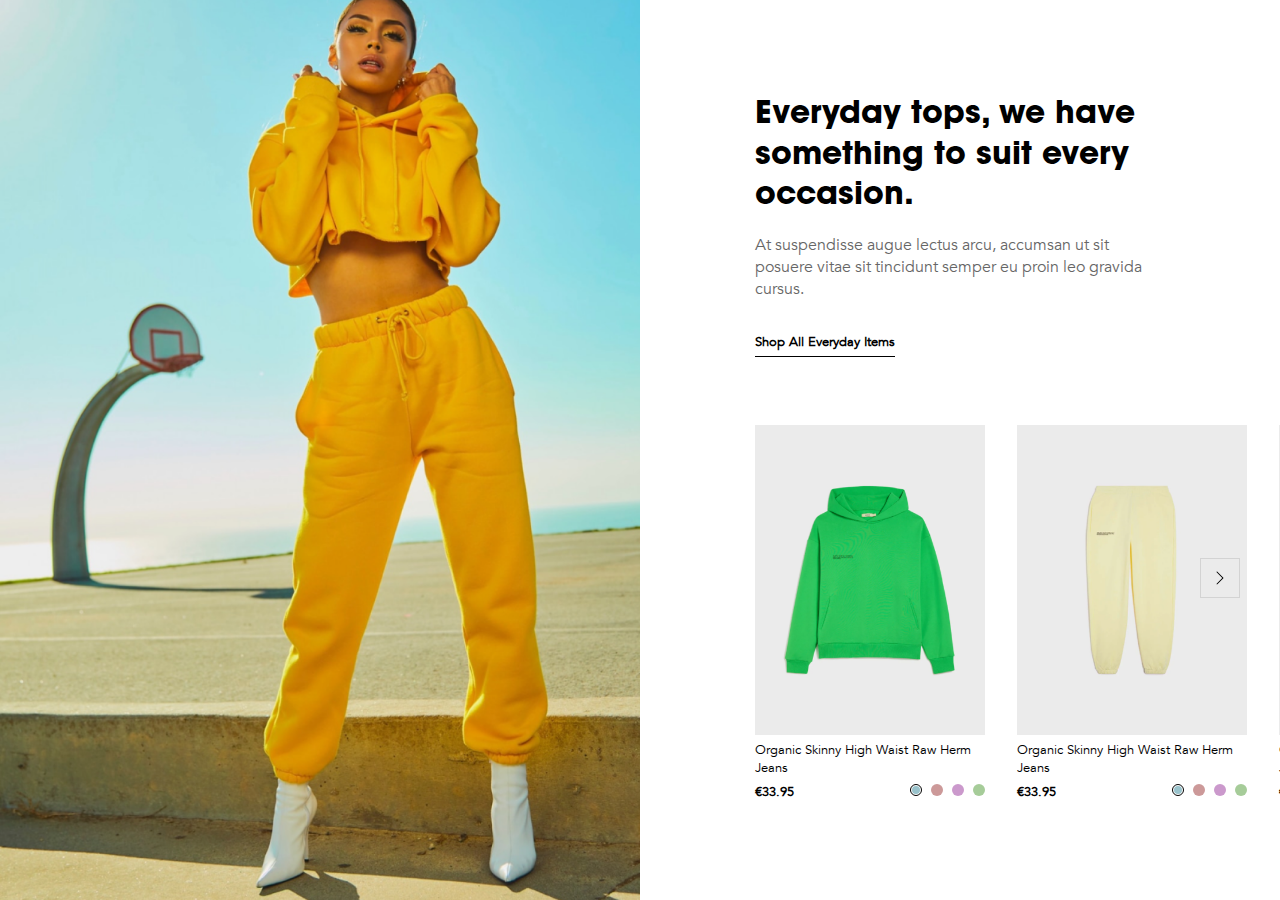
<file: index.html>
<!DOCTYPE html>
<html lang="en">

<head>
	<meta charset="UTF-8" />
	<meta http-equiv="X-UA-Compatible" content="IE=edge" />
	<meta name="viewport" content="width=device-width, initial-scale=1.0" />
	<link rel="icon" href="./assets/icons/favicon.ico">
	<link rel="stylesheet" href="./styles.css" />
	<title>Digifist Test Case</title>
</head>

<body>
	<main>
		<section class="banner-section">
			<div class="bg-dark"></div>
		</section>
		<section class="content-section">
			<div class="section-header">
				<h1>
					Everyday tops, we have something to suit every occasion.
				</h1>
				<p class="header-detail">
					At suspendisse augue lectus arcu, accumsan ut sit
					posuere vitae sit tincidunt semper eu proin leo gravida
					cursus.
				</p>
				<a>Shop All Everyday Items</a>
			</div>
			<div class="product-carousel-container">
				<ul id="product-carousel" class="product-carousel">
					<li class="product" data-id="product-1">
						<img src="./assets/images/product-1.png" alt="Organic Skinny High" class="product__picture" />
						<p class="product__title">
							Organic Skinny High Waist Raw Herm Jeans
						</p>
						<div class="product__footer">
							<p class="price">€33.95</p>
							<div class="product__color-picker">
								<span id="product__color-option"
									class="product__color-option product__color-option-blue product__selected">
								</span>
								<span id="product__color-option"
									class="product__color-option product__color-option-orange">
								</span>
								<span id="product__color-option"
									class="product__color-option product__color-option-pink">
								</span>
								<span id="product__color-option"
									class="product__color-option product__color-option-green">
								</span>
							</div>
						</div>
					</li>
					<li class="product" data-id="product-2">
						<img src="./assets/images/product-2.png" alt="Organic Skinny High" class="product__picture" />
						<p class="product__title">
							Organic Skinny High Waist Raw Herm Jeans
						</p>
						<div class="product__footer">
							<p class="price">€33.95</p>
							<div class="product__color-picker">
								<span id="product__color-option"
									class="product__color-option product__color-option-blue product__selected">
								</span>
								<span id="product__color-option"
									class="product__color-option product__color-option-orange">
								</span>
								<span id="product__color-option"
									class="product__color-option product__color-option-pink">
								</span>
								<span id="product__color-option"
									class="product__color-option product__color-option-green">
								</span>
							</div>
						</div>
					</li>
					<li class="product" data-id="product-3">
						<img src="./assets/images/product-3.png" alt="Organic Skinny High" class="product__picture" />
						<p class="product__title">
							Organic Skinny High Waist Raw Herm Jeans
						</p>
						<div class="product__footer">
							<p class="price">€33.95</p>
							<div class="product__color-picker">
								<span id="product__color-option"
									class="product__color-option product__color-option-blue product__selected">
								</span>
								<span id="product__color-option"
									class="product__color-option product__color-option-orange">
								</span>
								<span id="product__color-option"
									class="product__color-option product__color-option-pink">
								</span>
								<span id="product__color-option"
									class="product__color-option product__color-option-green">
								</span>
							</div>
						</div>
					</li>
				</ul>
				<div id="arrow-right" class="arrow arrow-right">
					<img src="./assets/icons/right-arrow.svg" />
				</div>
			</div>
		</section>
	</main>

	<script src="./script.js"></script>
</body>

</html>
</file>
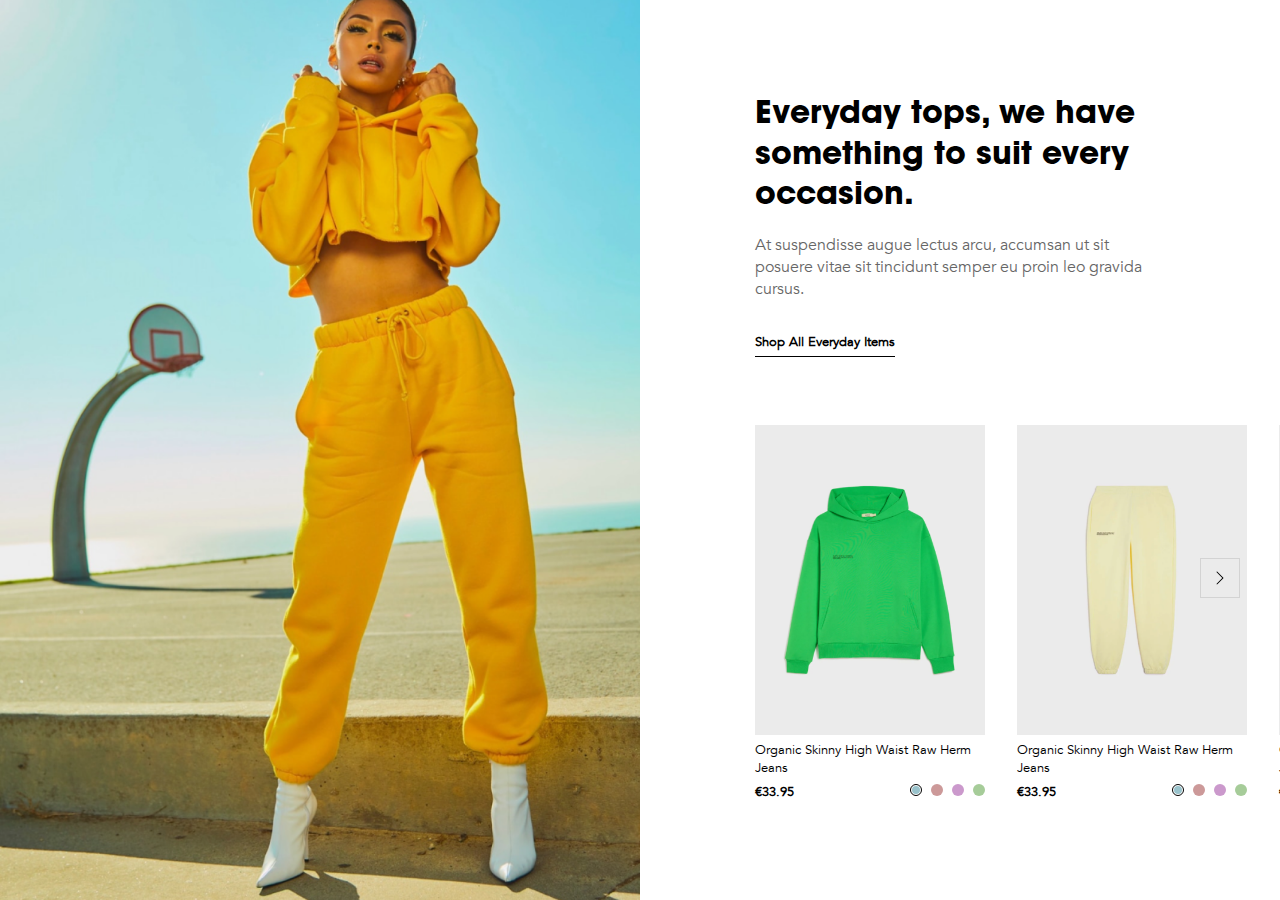
<file: src/index.html>
<!DOCTYPE html>
<html lang="en">

<head>
	<meta charset="UTF-8" />
	<meta http-equiv="X-UA-Compatible" content="IE=edge" />
	<meta name="viewport" content="width=device-width, initial-scale=1.0" />
	<link rel="stylesheet" href="./styles.css" />
	<title>Digifist Test Case</title>
</head>

<body>
	<main>
		<section class="banner-section">
			<div class="bg-dark"></div>
		</section>
		<section class="content-section">
			<div class="section-header">
				<h1>
					Everyday tops, we have something to suit every occasion.
				</h1>
				<p class="header-detail">
					At suspendisse augue lectus arcu, accumsan ut sit
					posuere vitae sit tincidunt semper eu proin leo gravida
					cursus.
				</p>
				<a>Shop All Everyday Items</a>
			</div>
			<div class="product-carousel-container">
				<ul id="product-carousel" class="product-carousel">
					<li class="product" data-id="product-1">
						<img src="../assets/images/product-1.png" alt="Organic Skinny High" class="product__picture" />
						<p class="product__title">
							Organic Skinny High Waist Raw Herm Jeans
						</p>
						<div class="product__footer">
							<p class="price">€33.95</p>
							<div class="product__color-picker">
								<span id="product__color-option"
									class="product__color-option product__color-option-blue product__selected">
								</span>
								<span id="product__color-option"
									class="product__color-option product__color-option-orange">
								</span>
								<span id="product__color-option"
									class="product__color-option product__color-option-pink">
								</span>
								<span id="product__color-option"
									class="product__color-option product__color-option-green">
								</span>
							</div>
						</div>
					</li>
					<li class="product" data-id="product-2">
						<img src="../assets/images/product-2.png" alt="Organic Skinny High" class="product__picture" />
						<p class="product__title">
							Organic Skinny High Waist Raw Herm Jeans
						</p>
						<div class="product__footer">
							<p class="price">€33.95</p>
							<div class="product__color-picker">
								<span id="product__color-option"
									class="product__color-option product__color-option-blue product__selected">
								</span>
								<span id="product__color-option"
									class="product__color-option product__color-option-orange">
								</span>
								<span id="product__color-option"
									class="product__color-option product__color-option-pink">
								</span>
								<span id="product__color-option"
									class="product__color-option product__color-option-green">
								</span>
							</div>
						</div>
					</li>
					<li class="product" data-id="product-3">
						<img src="../assets/images/product-3.png" alt="Organic Skinny High" class="product__picture" />
						<p class="product__title">
							Organic Skinny High Waist Raw Herm Jeans
						</p>
						<div class="product__footer">
							<p class="price">€33.95</p>
							<div class="product__color-picker">
								<span id="product__color-option"
									class="product__color-option product__color-option-blue product__selected">
								</span>
								<span id="product__color-option"
									class="product__color-option product__color-option-orange">
								</span>
								<span id="product__color-option"
									class="product__color-option product__color-option-pink">
								</span>
								<span id="product__color-option"
									class="product__color-option product__color-option-green">
								</span>
							</div>
						</div>
					</li>
				</ul>
				<div id="arrow-right" class="arrow arrow-right">
					<img src="../assets/icons/right-arrow.svg" />
				</div>
			</div>
		</section>
	</main>

	<script src="./script.js"></script>
</body>

</html>
</file>
<file: styles.css>
@font-face {
	font-family: 'AvantGarde';
	src: url('./assets/fonts/ITCAvantGardePro-Bk.otf') format('opentype');
	font-weight: 100 300;
}

@font-face {
	font-family: 'AvantGarde';
	src: url('./assets/fonts/ITCAvantGardePro-Md.otf') format('opentype');
	font-weight: normal;
}

@font-face {
	font-family: 'AvantGarde';
	src: url('./assets/fonts/ITCAvantGardePro-Demi.otf') format('opentype');
	font-weight: bold;
}

@font-face {
	font-family: 'AvantGarde';
	src: url('./assets/fonts/ITCAvantGardePro-Bold.otf') format('opentype');
	font-weight: 800 900;
}

@font-face {
	font-family: 'Avenir';
	src: url('./assets/fonts/Avenir.ttc') format('truetype');
}

* {
	padding: 0;
	margin: 0;
	box-sizing: border-box;
}

html,
body,
main {
	height: 100%;
}

a {
	text-decoration: none;
}

:root {
	--banner-overlap: 189px;
}


/* -----Banner----- */
.banner-section {
	background-image: url(./assets/images/banner.png);
	background-size: cover;
	width: 100%;
	height: 58%;
	display: flex;
	align-items: flex-end;
}

/* position darkened bg based on overlap value */
.banner-section .bg-dark {
	width: 100%;
	height: calc(var(--banner-overlap) + 29px);
	background: linear-gradient(180deg, rgba(0, 0, 0, 0), rgba(0, 0, 0, 0.5));
}

/* -----Content----- */
.content-section {
	margin-top: calc(var(--banner-overlap) * -1);
}

.content-section .section-header {
	color: white;
	margin-bottom: 37px;
	padding: 0 24px;
}

.section-header h1 {
	font-family: 'AvantGarde', sans-serif;
	font-weight: 900;
	font-size: 20px;
	margin-bottom: 16px;
	line-height: 130%;
}

.section-header .header-detail {
	display: none;
}

.section-header a {
	font-family: 'Avenir', sans-serif;
	font-weight: 900;
	font-size: 12.8px;
	border-bottom: 1px solid white;
	padding-bottom: 5px;
	cursor: pointer;
}

.product-carousel-container {
	position: relative;
}

.product-carousel-container .arrow {
	border: 1px solid #0000001a;
	height: 40px;
	width: 40px;
	display: none;
	justify-content: center;
	align-items: center;
	cursor: pointer;
	position: absolute;
	top: 40%;
	transform: translateY(-50%);
	right: 40px;
}

.product-carousel {
	display: flex;
	gap: 12px;
	max-width: 100%;
	overflow-x: auto;
	-ms-overflow-style: none;
	scrollbar-width: none;
}

.product-carousel::-webkit-scrollbar {
	display: none;
}

.product {
	width: min-content;
	font-family: 'Avenir', sans-serif;
	font-size: 12.8px;
	display: flex;
	flex-direction: column;
	gap: 6px;
}

.product:first-child {
	margin-left: 24px;
}

.product:last-child {
	margin-right: 24px;
}

.product .product__title {
	font-weight: 400;
}

.product .price {
	font-weight: bold;
	margin-bottom: 6px;
}

.product .product__picture {
	height: 200px;
	width: 148px;
}

.product .product__color-picker .product__color-option {
	height: 12px;
	width: 12px;
	border-radius: 50%;
	display: inline-block;
	cursor: pointer;
}

.product__color-option:not(:last-child) {
	margin-right: 5px;
}

.product__color-option.product__selected {
	border: 1px solid black;
	padding: 1px;
	background-clip: content-box;
}

.product__color-option.product__color-option-blue {
	background-color: #99c3cc;
}

.product__color-option.product__color-option-orange {
	background-color: #cc9999;
}

.product__color-option.product__color-option-pink {
	background-color: #cb99cc;
}

.product__color-option.product__color-option-green {
	background-color: #a6cc99;
}

/* Responsive */
@media (min-width: 1024px) {
	main {
		display: flex;
	}

	.banner-section {
		height: 100%;
		width: 50%;
	}

	.banner-section .bg-dark {
		display: none;
	}

	.content-section {
		margin-top: 0;
		width: 50%;
	}

	.content-section .section-header {
		color: black;
		margin: 96px 18% 74px 18%;
		padding: 0;
	}

	.section-header h1 {
		font-size: 31.25px;
		margin-bottom: 16px;
	}

	.section-header .header-detail {
		display: block;
		font-family: 'Avenir', sans-serif;
		font-weight: 400;
		font-size: 16px;
		color: #666666;
		margin-bottom: 32px;
	}

	.section-header a {
		border-color: black;
	}

	.product-carousel {
		gap: 32px;
		overflow-x: auto;
	}

	.product:first-child {
		margin-left: 18%;
	}

	.product:last-child {
		margin-right: 18%;
	}

	.product .product__footer {
		display: flex;
		justify-content: space-between;
	}

	.product .product__picture {
		height: 310px;
		width: 230px;
	}

	.product-carousel-container .arrow {
		display: flex;
	}
}
</file>
<file: src/styles.css>
@font-face {
	font-family: 'AvantGarde';
	src: url('../assets/fonts/ITCAvantGardePro-Bk.otf') format('opentype');
	font-weight: 100 300;
}

@font-face {
	font-family: 'AvantGarde';
	src: url('../assets/fonts/ITCAvantGardePro-Md.otf') format('opentype');
	font-weight: normal;
}

@font-face {
	font-family: 'AvantGarde';
	src: url('../assets/fonts/ITCAvantGardePro-Demi.otf') format('opentype');
	font-weight: bold;
}

@font-face {
	font-family: 'AvantGarde';
	src: url('../assets/fonts/ITCAvantGardePro-Bold.otf') format('opentype');
	font-weight: 800 900;
}

@font-face {
	font-family: 'Avenir';
	src: url('../assets/fonts/Avenir.ttc') format('truetype');
}

* {
	padding: 0;
	margin: 0;
	box-sizing: border-box;
}

html,
body,
main {
	height: 100%;
}

a {
	text-decoration: none;
}

:root {
	--banner-overlap: 189px;
}


/* -----Banner----- */
.banner-section {
	background-image: url(../assets/images/banner.png);
	background-size: cover;
	width: 100%;
	height: 58%;
	display: flex;
	align-items: flex-end;
}

/* position darkened bg based on overlap value */
.banner-section .bg-dark {
	width: 100%;
	height: calc(var(--banner-overlap) + 29px);
	background: linear-gradient(180deg, rgba(0, 0, 0, 0), rgba(0, 0, 0, 0.5));
}

/* -----Content----- */
.content-section {
	margin-top: calc(var(--banner-overlap) * -1);
}

.content-section .section-header {
	color: white;
	margin-bottom: 37px;
	padding: 0 24px;
}

.section-header h1 {
	font-family: 'AvantGarde', sans-serif;
	font-weight: 900;
	font-size: 20px;
	margin-bottom: 16px;
	line-height: 130%;
}

.section-header .header-detail {
	display: none;
}

.section-header a {
	font-family: 'Avenir', sans-serif;
	font-weight: 900;
	font-size: 12.8px;
	border-bottom: 1px solid white;
	padding-bottom: 5px;
	cursor: pointer;
}

.product-carousel-container {
	position: relative;
}

.product-carousel-container .arrow {
	border: 1px solid #0000001a;
	height: 40px;
	width: 40px;
	display: none;
	justify-content: center;
	align-items: center;
	cursor: pointer;
	position: absolute;
	top: 40%;
	transform: translateY(-50%);
	right: 40px;
}

.product-carousel {
	display: flex;
	gap: 12px;
	max-width: 100%;
	overflow-x: auto;
	-ms-overflow-style: none;
	scrollbar-width: none;
}

.product-carousel::-webkit-scrollbar {
	display: none;
}

.product {
	width: min-content;
	font-family: 'Avenir', sans-serif;
	font-size: 12.8px;
	display: flex;
	flex-direction: column;
	gap: 6px;
}

.product:first-child {
	margin-left: 24px;
}

.product:last-child {
	margin-right: 24px;
}

.product .product__title {
	font-weight: 400;
}

.product .price {
	font-weight: bold;
	margin-bottom: 6px;
}

.product .product__picture {
	height: 200px;
	width: 148px;
}

.product .product__color-picker .product__color-option {
	height: 12px;
	width: 12px;
	border-radius: 50%;
	display: inline-block;
	cursor: pointer;
}

.product__color-option:not(:last-child) {
	margin-right: 5px;
}

.product__color-option.product__selected {
	border: 1px solid black;
	padding: 1px;
	background-clip: content-box;
}

.product__color-option.product__color-option-blue {
	background-color: #99c3cc;
}

.product__color-option.product__color-option-orange {
	background-color: #cc9999;
}

.product__color-option.product__color-option-pink {
	background-color: #cb99cc;
}

.product__color-option.product__color-option-green {
	background-color: #a6cc99;
}

/* Responsive */
@media (min-width: 1024px) {
	main {
		display: flex;
	}

	.banner-section {
		height: 100%;
		width: 50%;
	}

	.banner-section .bg-dark {
		display: none;
	}

	.content-section {
		margin-top: 0;
		width: 50%;
	}

	.content-section .section-header {
		color: black;
		margin: 96px 18% 74px 18%;
		padding: 0;
	}

	.section-header h1 {
		font-size: 31.25px;
		margin-bottom: 16px;
	}

	.section-header .header-detail {
		display: block;
		font-family: 'Avenir', sans-serif;
		font-weight: 400;
		font-size: 16px;
		color: #666666;
		margin-bottom: 32px;
	}

	.section-header a {
		border-color: black;
	}

	.product-carousel {
		gap: 32px;
		overflow-x: auto;
	}

	.product:first-child {
		margin-left: 18%;
	}

	.product:last-child {
		margin-right: 18%;
	}

	.product .product__footer {
		display: flex;
		justify-content: space-between;
	}

	.product .product__picture {
		height: 310px;
		width: 230px;
	}

	.product-carousel-container .arrow {
		display: flex;
	}
}
</file>
